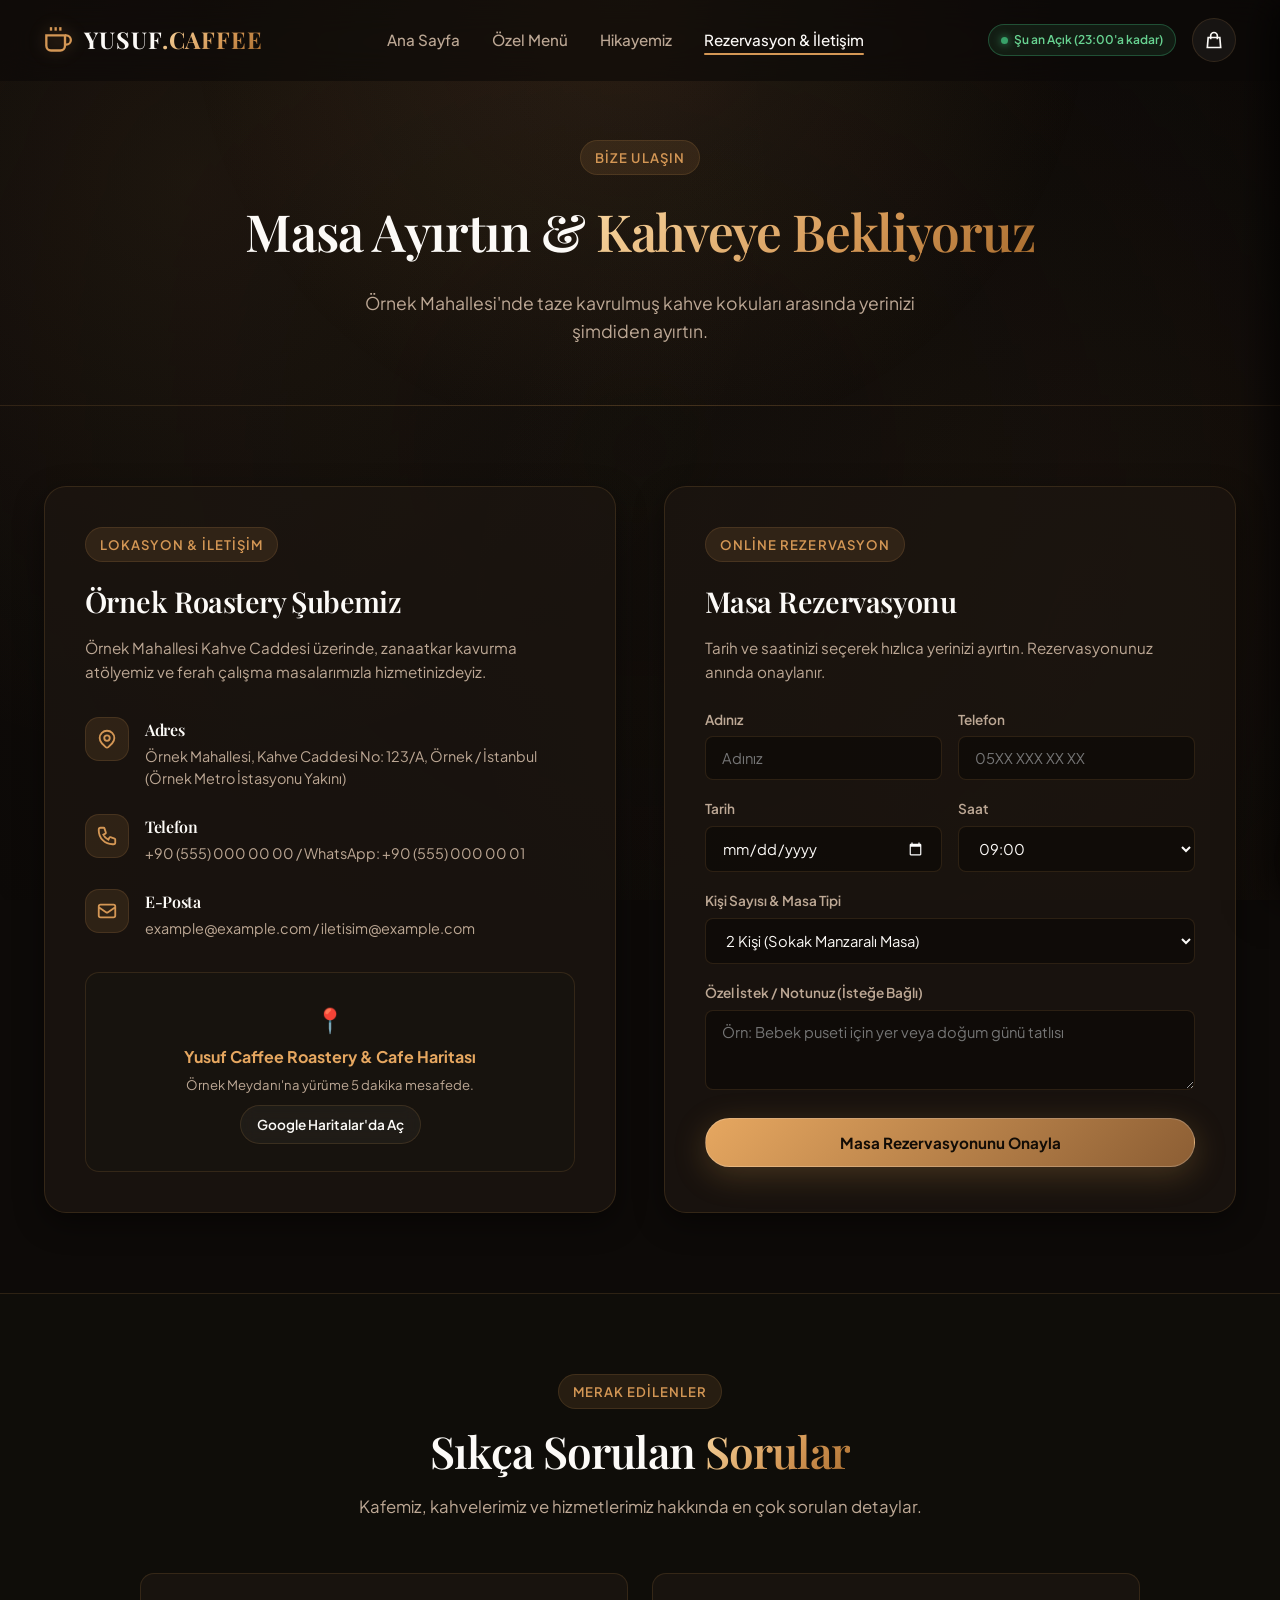
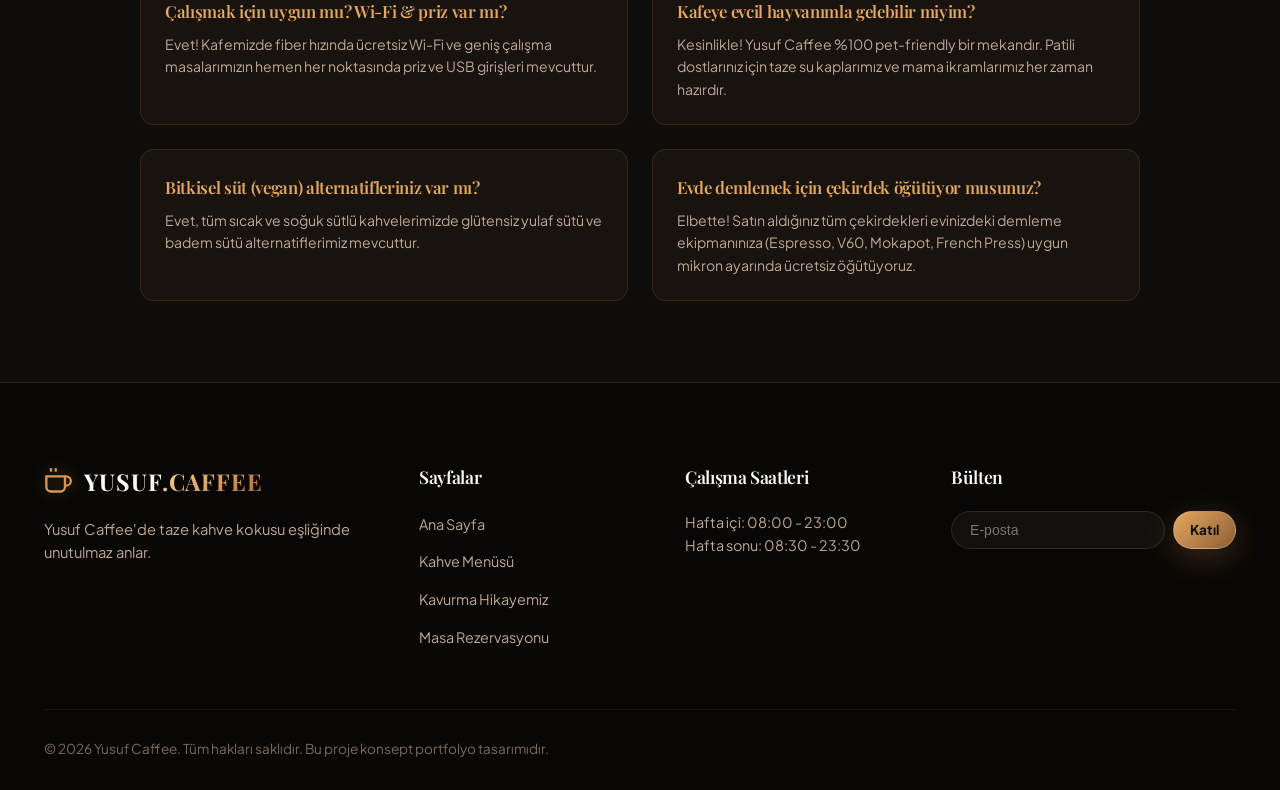
<file: contact.html>
<!DOCTYPE html>
<html lang="tr">
<head>
  <meta charset="UTF-8">
  <meta name="viewport" content="width=device-width, initial-scale=1.0">
  <title>İletişim & Masa Rezervasyonu | Yusuf Caffee</title>
  <meta name="description" content="Yusuf Caffee iletişim bilgileri, masa rezervasyonu ve çalışma saatleri.">
  <link rel="preconnect" href="https://fonts.googleapis.com">
  <link rel="preconnect" href="https://fonts.gstatic.com" crossorigin>
  <link href="https://fonts.googleapis.com/css2?family=Playfair+Display:ital,wght@0,500;0,600;0,700;0,800;1,400&family=Plus+Jakarta+Sans:wght@300;400;500;600;700&display=swap" rel="stylesheet">
  <link rel="stylesheet" href="style.css">
  <style>
    .page-hero {
      padding: 140px 0 60px;
      text-align: center;
      background: radial-gradient(circle at 50% 0%, rgba(212, 151, 85, 0.12) 0%, transparent 60%);
      border-bottom: 1px solid var(--border-subtle);
    }
    .page-hero h1 {
      font-size: clamp(2.4rem, 4vw, 3.4rem);
      margin-bottom: 16px;
    }
    .page-hero p {
      color: var(--text-muted);
      font-size: 1.1rem;
      max-width: 600px;
      margin: 0 auto;
    }

    .contact-main-grid {
      display: grid;
      grid-template-columns: 1fr 1fr;
      gap: 48px;
      padding: 80px 0;
    }

    .contact-card-box {
      background: var(--bg-card);
      border: 1px solid var(--border-subtle);
      border-radius: var(--radius-lg);
      padding: 40px;
      box-shadow: var(--shadow-md);
    }

    .contact-info-list {
      display: flex;
      flex-direction: column;
      gap: 24px;
      margin-top: 32px;
    }
    .info-item {
      display: flex;
      align-items: flex-start;
      gap: 16px;
    }
    .info-icon {
      width: 44px;
      height: 44px;
      border-radius: var(--radius-md);
      background: rgba(212, 151, 85, 0.12);
      border: 1px solid var(--border-subtle);
      display: flex;
      align-items: center;
      justify-content: center;
      color: var(--accent-gold);
      flex-shrink: 0;
    }
    .info-item h4 {
      font-size: 1rem;
      margin-bottom: 4px;
    }
    .info-item p {
      color: var(--text-muted);
      font-size: 0.9rem;
      line-height: 1.5;
    }

    /* Map Mockup Card */
    .map-mockup-card {
      margin-top: 32px;
      border-radius: var(--radius-md);
      overflow: hidden;
      border: 1px solid var(--border-subtle);
      background: #17130e;
      position: relative;
      height: 200px;
      display: flex;
      align-items: center;
      justify-content: center;
      text-align: center;
      padding: 20px;
    }
    .map-overlay-content {
      position: relative;
      z-index: 2;
    }

    /* FAQ Section */
    .faq-section {
      padding: 80px 0;
      background: rgba(22, 18, 13, 0.4);
      border-top: 1px solid var(--border-subtle);
    }
    .faq-grid {
      display: grid;
      grid-template-columns: 1fr 1fr;
      gap: 24px;
      max-width: 1000px;
      margin: 40px auto 0;
    }
    .faq-item {
      background: var(--bg-card);
      border: 1px solid var(--border-subtle);
      border-radius: var(--radius-md);
      padding: 24px;
    }
    .faq-item h4 {
      font-size: 1.05rem;
      color: var(--accent-amber);
      margin-bottom: 8px;
    }
    .faq-item p {
      font-size: 0.88rem;
      color: var(--text-muted);
      line-height: 1.6;
    }

    @media (max-width: 900px) {
      .contact-main-grid, .faq-grid {
        grid-template-columns: 1fr;
      }
    }
  </style>
</head>
<body>

  <!-- ================= HEADER & NAVIGATION ================= -->
  <header class="navbar" id="mainNavbar">
    <div class="container nav-container">
      <a href="index.html" class="brand-logo">
        <svg width="28" height="28" viewBox="0 0 24 24" fill="none" stroke="currentColor" stroke-width="2">
          <path d="M18 8h1a4 4 0 0 1 0 8h-1"></path>
          <path d="M2 8h16v9a4 4 0 0 1-4 4H6a4 4 0 0 1-4-4V8z"></path>
          <line x1="6" y1="1" x2="6" y2="4"></line>
          <line x1="10" y1="1" x2="10" y2="4"></line>
          <line x1="14" y1="1" x2="14" y2="4"></line>
        </svg>
        <span>YUSUF<span class="text-gold-gradient">.CAFFEE</span></span>
      </a>

      <nav>
        <ul class="nav-links">
          <li><a href="index.html" class="nav-link">Ana Sayfa</a></li>
          <li><a href="menu.html" class="nav-link">Özel Menü</a></li>
          <li><a href="about.html" class="nav-link">Hikayemiz</a></li>
          <li><a href="contact.html" class="nav-link active">Rezervasyon & İletişim</a></li>
        </ul>
      </nav>

      <div class="nav-actions">
        <div class="nav-status-badge" id="liveCafeStatus">
          <span class="status-dot"></span>
          <span>Açık (23:00'a kadar)</span>
        </div>

        <button class="cart-toggle-btn" id="cartToggleBtn" aria-label="Sepeti Aç">
          <svg width="20" height="20" fill="none" stroke="currentColor" stroke-width="2" viewBox="0 0 24 24">
            <path d="M16 11V7a4 4 0 00-8 0v4M5 9h14l1 12H4L5 9z"/>
          </svg>
          <span class="cart-badge" id="cartBadge" style="display:none;">0</span>
        </button>

        <button class="menu-toggle-btn" id="menuToggleBtn" aria-label="Menüyü Göster">
          <svg width="24" height="24" fill="none" stroke="currentColor" stroke-width="2" viewBox="0 0 24 24">
            <path d="M4 6h16M4 12h16M4 18h16"/>
          </svg>
        </button>
      </div>
    </div>
  </header>

  <!-- ================= PAGE HERO ================= -->
  <section class="page-hero reveal">
    <div class="container">
      <div class="section-badge">Bize Ulaşın</div>
      <h1>Masa Ayırtın & <span class="text-gold-gradient">Kahveye Bekliyoruz</span></h1>
      <p>Örnek Mahallesi'nde taze kavrulmuş kahve kokuları arasında yerinizi şimdiden ayırtın.</p>
    </div>
  </section>

  <!-- ================= MAIN CONTACT & RESERVATION SECTION ================= -->
  <main class="container">
    <div class="contact-main-grid">

      <!-- Left Column: Contact Details & Location -->
      <div class="contact-card-box reveal delay-1">
        <div class="section-badge">Lokasyon & İletişim</div>
        <h2 style="font-size: 1.8rem; margin-bottom: 12px;">Örnek Roastery Şubemiz</h2>
        <p style="color:var(--text-muted); font-size:0.95rem;">
          Örnek Mahallesi Kahve Caddesi üzerinde, zanaatkar kavurma atölyemiz ve ferah çalışma masalarımızla hizmetinizdeyiz.
        </p>

        <div class="contact-info-list">
          <div class="info-item">
            <div class="info-icon">
              <svg width="22" height="22" fill="none" stroke="currentColor" stroke-width="2" viewBox="0 0 24 24"><path d="M17.657 16.657L13.414 20.9a1.998 1.998 0 01-2.827 0l-4.244-4.243a8 8 0 1111.314 0z"/><path d="M15 11a3 3 0 11-6 0 3 3 0 016 0z"/></svg>
            </div>
            <div>
              <h4>Adres</h4>
              <p>Örnek Mahallesi, Kahve Caddesi No: 123/A, Örnek / İstanbul<br>(Örnek Metro İstasyonu Yakını)</p>
            </div>
          </div>

          <div class="info-item">
            <div class="info-icon">
              <svg width="22" height="22" fill="none" stroke="currentColor" stroke-width="2" viewBox="0 0 24 24"><path d="M3 5a2 2 0 012-2h3.28a1 1 0 01.948.684l1.498 4.493a1 1 0 01-.502 1.21l-2.257 1.13a11.042 11.042 0 005.516 5.516l1.13-2.257a1 1 0 011.21-.502l4.493 1.498a1 1 0 01.684.949V19a2 2 0 01-2 2h-1C9.716 21 3 14.284 3 6V5z"/></svg>
            </div>
            <div>
              <h4>Telefon</h4>
              <p>+90 (555) 000 00 00 / WhatsApp: +90 (555) 000 00 01</p>
            </div>
          </div>

          <div class="info-item">
            <div class="info-icon">
              <svg width="22" height="22" fill="none" stroke="currentColor" stroke-width="2" viewBox="0 0 24 24"><path d="M3 8l7.89 5.26a2 2 0 002.22 0L21 8M5 19h14a2 2 0 002-2V7a2 2 0 00-2-2H5a2 2 0 00-2 2v10a2 2 0 002 2z"/></svg>
            </div>
            <div>
              <h4>E-Posta</h4>
              <p>example@example.com / iletisim@example.com</p>
            </div>
          </div>
        </div>

        <!-- Styled Map Card -->
        <div class="map-mockup-card">
          <div class="map-overlay-content">
            <div style="font-size: 1.5rem; margin-bottom: 6px;">📍</div>
            <strong style="color:var(--accent-amber); font-size:1rem;">Yusuf Caffee Roastery & Cafe Haritası</strong>
            <p style="font-size:0.82rem; color:var(--text-muted); margin-top:4px;">
              Örnek Meydanı'na yürüme 5 dakika mesafede.
            </p>
            <a href="https://maps.google.com" target="_blank" rel="noopener noreferrer" class="btn btn-outline btn-sm" style="margin-top:10px;">
              Google Haritalar'da Aç
            </a>
          </div>
        </div>
      </div>

      <!-- Right Column: Interactive Booking Form -->
      <div class="contact-card-box reveal delay-2">
        <div class="section-badge">Online Rezervasyon</div>
        <h2 style="font-size: 1.8rem; margin-bottom: 12px;">Masa Rezervasyonu</h2>
        <p style="color:var(--text-muted); font-size:0.95rem; margin-bottom: 24px;">
          Tarih ve saatinizi seçerek hızlıca yerinizi ayırtın. Rezervasyonunuz anında onaylanır.
        </p>

        <form class="reservation-form" id="reservationForm">
          <div class="form-row">
            <div class="form-group">
              <label for="resName">Adınız</label>
              <input type="text" id="resName" name="name" class="form-control" placeholder="Adınız" required>
            </div>
            <div class="form-group">
              <label for="resPhone">Telefon</label>
              <input type="tel" id="resPhone" name="phone" class="form-control" placeholder="05XX XXX XX XX" required>
            </div>
          </div>

          <div class="form-row">
            <div class="form-group">
              <label for="resDate">Tarih</label>
              <input type="date" id="resDate" name="date" class="form-control" required>
            </div>
            <div class="form-group">
              <label for="resTime">Saat</label>
              <select id="resTime" name="time" class="form-control" required>
                <option value="09:00">09:00</option>
                <option value="11:00">11:00</option>
                <option value="13:00">13:00</option>
                <option value="15:00">15:00</option>
                <option value="17:00">17:00</option>
                <option value="19:00">19:00</option>
                <option value="21:00">21:00</option>
              </select>
            </div>
          </div>

          <div class="form-group">
            <label for="resGuests">Kişi Sayısı & Masa Tipi</label>
            <select id="resGuests" name="guests" class="form-control">
              <option value="1 Kişi (Çalışma Masası)">1 Kişi (Sessiz Çalışma & Prizli Masa)</option>
              <option value="2 Kişi (Balkon Masası)" selected>2 Kişi (Sokak Manzaralı Masa)</option>
              <option value="4 Kişi (İç Mekan Koltuk)">4 Kişi (Konforlu Salon)</option>
              <option value="6+ Kişi (Grup Tadım Masası)">6+ Kişi (Özel Tadım Masası)</option>
            </select>
          </div>

          <div class="form-group">
            <label for="resNotes">Özel İstek / Notunuz (İsteğe Bağlı)</label>
            <textarea id="resNotes" name="notes" class="form-control" rows="3" placeholder="Örn: Bebek puseti için yer veya doğum günü tatlısı"></textarea>
          </div>

          <button type="submit" class="btn btn-primary" style="margin-top: 10px;">
            Masa Rezervasyonunu Onayla
          </button>
        </form>
      </div>

    </div>
  </main>

  <!-- ================= FAQ SECTION ================= -->
  <section class="faq-section">
    <div class="container">
      <div class="section-header reveal">
        <div class="section-badge">Merak Edilenler</div>
        <h2>Sıkça Sorulan <span class="text-gold-gradient">Sorular</span></h2>
        <p>Kafemiz, kahvelerimiz ve hizmetlerimiz hakkında en çok sorulan detaylar.</p>
      </div>

      <div class="faq-grid">
        <div class="faq-item reveal delay-1">
          <h4>Çalışmak için uygun mu? Wi-Fi & priz var mı?</h4>
          <p>Evet! Kafemizde fiber hızında ücretsiz Wi-Fi ve geniş çalışma masalarımızın hemen her noktasında priz ve USB girişleri mevcuttur.</p>
        </div>

        <div class="faq-item reveal delay-2">
          <h4>Kafeye evcil hayvanımla gelebilir miyim?</h4>
          <p>Kesinlikle! Yusuf Caffee %100 pet-friendly bir mekandır. Patili dostlarınız için taze su kaplarımız ve mama ikramlarımız her zaman hazırdır.</p>
        </div>

        <div class="faq-item reveal delay-3">
          <h4>Bitkisel süt (vegan) alternatifleriniz var mı?</h4>
          <p>Evet, tüm sıcak ve soğuk sütlü kahvelerimizde glütensiz yulaf sütü ve badem sütü alternatiflerimiz mevcuttur.</p>
        </div>

        <div class="faq-item reveal delay-4">
          <h4>Evde demlemek için çekirdek öğütüyor musunuz?</h4>
          <p>Elbette! Satın aldığınız tüm çekirdekleri evinizdeki demleme ekipmanınıza (Espresso, V60, Mokapot, French Press) uygun mikron ayarında ücretsiz öğütüyoruz.</p>
        </div>
      </div>
      </div>
    </div>
  </section>

  <!-- ================= CART DRAWER ================= -->
  <div class="cart-overlay" id="cartOverlay"></div>
  <aside class="cart-drawer" id="cartDrawer" aria-label="Alışveriş Sepeti">
    <div class="cart-header">
      <h3>
        <svg width="22" height="22" fill="none" stroke="currentColor" stroke-width="2" viewBox="0 0 24 24"><path d="M16 11V7a4 4 0 00-8 0v4M5 9h14l1 12H4L5 9z"/></svg>
        Sipariş Sepetiniz
      </h3>
      <button class="close-cart-btn" id="closeCartBtn" aria-label="Sepeti Kapat">&times;</button>
    </div>
    <div class="cart-body" id="cartItemsList"></div>
    <div class="cart-footer">
      <div class="cart-summary-row">
        <span>Ara Toplam:</span>
        <span id="cartSubtotal">₺0.00</span>
      </div>
      <div class="cart-summary-row">
        <span>KDV (%10 Dahil):</span>
        <span>Dahil</span>
      </div>
      <div class="cart-total-row">
        <span>Toplam Tutar:</span>
        <span id="cartTotal" class="text-gold-gradient">₺0.00</span>
      </div>
      <button class="btn btn-primary btn-checkout" id="checkoutBtn">
        Siparişi Tamamla & Masaya Çağır
      </button>
    </div>
  </aside>

  <!-- ================= FOOTER ================= -->
  <footer class="footer">
    <div class="container">
      <div class="footer-grid">
        <div class="footer-brand">
          <a href="index.html" class="brand-logo">
            <svg width="28" height="28" viewBox="0 0 24 24" fill="none" stroke="currentColor" stroke-width="2">
              <path d="M18 8h1a4 4 0 0 1 0 8h-1"></path>
              <path d="M2 8h16v9a4 4 0 0 1-4 4H6a4 4 0 0 1-4-4V8z"></path>
              <line x1="6" y1="1" x2="6" y2="4"></line>
              <line x1="10" y1="1" x2="10" y2="4"></line>
            </svg>
            <span>YUSUF<span class="text-gold-gradient">.CAFFEE</span></span>
          </a>
          <p>Yusuf Caffee'de taze kahve kokusu eşliğinde unutulmaz anlar.</p>
        </div>
        <div class="footer-col">
          <h4>Sayfalar</h4>
          <ul class="footer-links">
            <li><a href="index.html">Ana Sayfa</a></li>
            <li><a href="menu.html">Kahve Menüsü</a></li>
            <li><a href="about.html">Kavurma Hikayemiz</a></li>
            <li><a href="contact.html">Masa Rezervasyonu</a></li>
          </ul>
        </div>
        <div class="footer-col">
          <h4>Çalışma Saatleri</h4>
          <p style="color:var(--text-muted); font-size:0.9rem;">Hafta içi: 08:00 - 23:00<br>Hafta sonu: 08:30 - 23:30</p>
        </div>
        <div class="footer-col">
          <h4>Bülten</h4>
          <form class="newsletter-form" id="newsletterForm">
            <input type="email" placeholder="E-posta" class="newsletter-input" required>
            <button type="submit" class="btn btn-primary btn-sm">Katıl</button>
          </form>
        </div>
      </div>
      <div class="footer-bottom">
        <p>&copy; 2026 Yusuf Caffee. Tüm hakları saklıdır. Bu proje konsept portfolyo tasarımıdır.</p>
      </div>
    </div>
  </footer>

  <script src="script.js"></script>
</body>
</html>
</file>
<file: style.css>
/* ===================================================================
   YUSUF CAFFEE - ULTRA MODERN DESIGN SYSTEM
   Palette: Dark Espresso, Rich Roasted Amber, Creamy Foam, Warm Bronze
   Typography: Playfair Display (Serif Elegance) & Plus Jakarta Sans
   =================================================================== */

:root {
  /* Colors */
  --bg-primary: #0d0a08;
  --bg-secondary: #16120d;
  --bg-card: rgba(28, 22, 16, 0.75);
  --bg-card-hover: rgba(38, 30, 22, 0.9);
  --bg-glass: rgba(22, 18, 13, 0.82);
  --border-subtle: rgba(212, 151, 85, 0.15);
  --border-focus: rgba(212, 151, 85, 0.5);

  --accent-gold: #d49755;
  --accent-amber: #e6a760;
  --accent-hover: #f3be7c;
  --accent-glow: rgba(212, 151, 85, 0.35);
  --accent-dark: #8c5e34;
  
  --text-main: #fcfaf7;
  --text-muted: #bda895;
  --text-dim: #7a6a5d;

  --success: #38a169;
  --danger: #e53e3e;

  /* Typography */
  --font-serif: 'Playfair Display', Georgia, serif;
  --font-sans: 'Plus Jakarta Sans', system-ui, -apple-system, BlinkMacSystemFont, 'Segoe UI', Roboto, sans-serif;

  /* Elevations & Shadows */
  --shadow-sm: 0 4px 12px rgba(0, 0, 0, 0.3);
  --shadow-md: 0 10px 30px rgba(0, 0, 0, 0.45);
  --shadow-lg: 0 20px 50px rgba(0, 0, 0, 0.6);
  --shadow-gold: 0 8px 32px rgba(212, 151, 85, 0.25);

  /* Transitions */
  --transition-fast: 0.2s cubic-bezier(0.16, 1, 0.3, 1);
  --transition-smooth: 0.35s cubic-bezier(0.16, 1, 0.3, 1);
  --transition-slow: 0.6s cubic-bezier(0.16, 1, 0.3, 1);

  /* Radius */
  --radius-sm: 8px;
  --radius-md: 14px;
  --radius-lg: 22px;
  --radius-full: 9999px;
}

/* Base Reset */
*, *::before, *::after {
  box-sizing: border-box;
  margin: 0;
  padding: 0;
}

html {
  scroll-behavior: smooth;
  font-size: 16px;
  color-scheme: dark;
}

body {
  font-family: var(--font-sans);
  background-color: var(--bg-primary);
  color: var(--text-main);
  line-height: 1.6;
  overflow-x: hidden;
  position: relative;
  min-height: 100vh;
  -webkit-font-smoothing: antialiased;
}

/* Subtle background grain & warm radial illumination */
body::before {
  content: '';
  position: fixed;
  top: 0;
  left: 0;
  width: 100vw;
  height: 100vh;
  background: 
    radial-gradient(circle at 15% 20%, rgba(212, 151, 85, 0.08) 0%, transparent 45%),
    radial-gradient(circle at 85% 70%, rgba(140, 94, 52, 0.08) 0%, transparent 50%),
    radial-gradient(circle at 50% 50%, rgba(22, 18, 13, 0.4) 0%, transparent 100%);
  pointer-events: none;
  z-index: -1;
}

/* Links & Buttons */
a {
  color: inherit;
  text-decoration: none;
  transition: color var(--transition-fast);
}

button {
  cursor: pointer;
  border: none;
  outline: none;
  font-family: inherit;
  background: none;
}

img {
  max-width: 100%;
  height: auto;
  display: block;
}

.container {
  width: 100%;
  max-width: 1240px;
  margin: 0 auto;
  padding: 0 24px;
}

/* Typography Helpers */
h1, h2, h3, h4, .serif-font {
  font-family: var(--font-serif);
  font-weight: 600;
  letter-spacing: -0.02em;
  color: var(--text-main);
}

.section-badge {
  display: inline-flex;
  align-items: center;
  gap: 8px;
  padding: 6px 14px;
  border-radius: var(--radius-full);
  background: rgba(212, 151, 85, 0.12);
  border: 1px solid var(--border-subtle);
  color: var(--accent-gold);
  font-size: 0.82rem;
  font-weight: 600;
  text-transform: uppercase;
  letter-spacing: 0.08em;
  margin-bottom: 16px;
}

.section-header {
  text-align: center;
  max-width: 680px;
  margin: 0 auto 52px;
}

.section-header h2 {
  font-size: clamp(2rem, 3.5vw, 2.75rem);
  line-height: 1.2;
  margin-bottom: 16px;
}

.section-header p {
  color: var(--text-muted);
  font-size: 1.05rem;
}

/* Gold Gradient Text */
.text-gold-gradient {
  background: linear-gradient(135deg, #f7d59f 0%, #d49755 60%, #a86c2e 100%);
  -webkit-background-clip: text;
  -webkit-text-fill-color: transparent;
}

/* Buttons */
.btn {
  display: inline-flex;
  align-items: center;
  justify-content: center;
  gap: 10px;
  padding: 14px 28px;
  font-size: 0.95rem;
  font-weight: 600;
  border-radius: var(--radius-full);
  transition: all var(--transition-smooth);
  position: relative;
  overflow: hidden;
  white-space: nowrap;
}

.btn-primary {
  background: linear-gradient(135deg, var(--accent-amber), var(--accent-dark));
  color: #120c06;
  font-weight: 700;
  box-shadow: var(--shadow-gold);
  border: 1px solid rgba(255, 255, 255, 0.2);
}

.btn-primary:hover {
  transform: translateY(-2px);
  box-shadow: 0 12px 36px rgba(212, 151, 85, 0.4);
  background: linear-gradient(135deg, var(--accent-hover), var(--accent-gold));
}

.btn-outline {
  background: rgba(255, 255, 255, 0.04);
  color: var(--text-main);
  border: 1px solid var(--border-subtle);
  backdrop-filter: blur(8px);
}

.btn-outline:hover {
  background: rgba(212, 151, 85, 0.12);
  border-color: var(--accent-gold);
  color: var(--accent-hover);
  transform: translateY(-2px);
}

.btn-sm {
  padding: 8px 16px;
  font-size: 0.85rem;
}

/* ===================================================================
   NAVIGATION BAR
   =================================================================== */
.navbar {
  position: fixed;
  top: 0;
  left: 0;
  right: 0;
  z-index: 1000;
  padding: 18px 0;
  background: rgba(13, 10, 8, 0.65);
  backdrop-filter: blur(16px);
  -webkit-backdrop-filter: blur(16px);
  border-bottom: 1px solid transparent;
  transition: all var(--transition-smooth);
}

.navbar.scrolled {
  padding: 12px 0;
  background: rgba(13, 10, 8, 0.94);
  border-bottom: 1px solid var(--border-subtle);
  box-shadow: var(--shadow-sm);
}

.nav-container {
  display: flex;
  align-items: center;
  justify-content: space-between;
}

.brand-logo {
  display: flex;
  align-items: center;
  gap: 12px;
  font-family: var(--font-serif);
  font-size: 1.45rem;
  font-weight: 700;
  letter-spacing: 0.04em;
  color: var(--text-main);
}

.brand-logo svg {
  color: var(--accent-gold);
  filter: drop-shadow(0 0 8px var(--accent-glow));
}

.nav-links {
  display: flex;
  align-items: center;
  gap: 32px;
  list-style: none;
}

.nav-link {
  font-size: 0.95rem;
  font-weight: 500;
  color: var(--text-muted);
  position: relative;
  padding: 6px 0;
  transition: color var(--transition-fast);
}

.nav-link:hover, .nav-link.active {
  color: var(--text-main);
}

.nav-link.active::after, .nav-link:hover::after {
  content: '';
  position: absolute;
  bottom: 0;
  left: 0;
  width: 100%;
  height: 2px;
  background: var(--accent-gold);
  border-radius: var(--radius-full);
}

.nav-actions {
  display: flex;
  align-items: center;
  gap: 16px;
}

.nav-status-badge {
  display: inline-flex;
  align-items: center;
  gap: 6px;
  background: rgba(56, 161, 105, 0.12);
  border: 1px solid rgba(56, 161, 105, 0.3);
  padding: 5px 12px;
  border-radius: var(--radius-full);
  font-size: 0.75rem;
  font-weight: 600;
  color: #68d391;
}

.status-dot {
  width: 7px;
  height: 7px;
  background: #38a169;
  border-radius: 50%;
  box-shadow: 0 0 8px #38a169;
  animation: pulse-dot 2s infinite;
}

@keyframes pulse-dot {
  0% { transform: scale(0.95); opacity: 0.8; }
  50% { transform: scale(1.3); opacity: 1; }
  100% { transform: scale(0.95); opacity: 0.8; }
}

.cart-toggle-btn {
  position: relative;
  width: 44px;
  height: 44px;
  display: flex;
  align-items: center;
  justify-content: center;
  background: rgba(255, 255, 255, 0.05);
  border: 1px solid var(--border-subtle);
  border-radius: 50%;
  color: var(--text-main);
  transition: all var(--transition-smooth);
}

.cart-toggle-btn:hover {
  background: rgba(212, 151, 85, 0.15);
  border-color: var(--accent-gold);
  transform: scale(1.05);
}

.cart-badge {
  position: absolute;
  top: -4px;
  right: -4px;
  background: var(--accent-gold);
  color: #120c06;
  font-size: 0.72rem;
  font-weight: 700;
  width: 20px;
  height: 20px;
  border-radius: 50%;
  display: flex;
  align-items: center;
  justify-content: center;
  box-shadow: 0 2px 6px rgba(0, 0, 0, 0.4);
}

.menu-toggle-btn {
  display: none;
  background: none;
  border: none;
  color: var(--text-main);
  font-size: 1.5rem;
  padding: 8px;
}

/* ===================================================================
   HERO SECTION
   =================================================================== */
.hero {
  position: relative;
  min-height: 100vh;
  display: flex;
  align-items: center;
  padding: 130px 0 80px;
  overflow: hidden;
}

.hero-grid {
  display: grid;
  grid-template-columns: 1.15fr 0.85fr;
  align-items: center;
  gap: 56px;
}

.hero-content {
  position: relative;
  z-index: 2;
}

.hero-title {
  font-size: clamp(2.5rem, 4.8vw, 4rem);
  line-height: 1.12;
  margin-bottom: 24px;
  font-weight: 700;
}

.hero-description {
  font-size: 1.15rem;
  line-height: 1.7;
  color: var(--text-muted);
  margin-bottom: 36px;
  max-width: 540px;
}

.hero-cta-group {
  display: flex;
  align-items: center;
  gap: 16px;
  flex-wrap: wrap;
  margin-bottom: 48px;
}

.hero-stats {
  display: grid;
  grid-template-columns: repeat(3, 1fr);
  gap: 20px;
  padding-top: 32px;
  border-top: 1px solid var(--border-subtle);
}

.stat-item h3 {
  font-size: 1.85rem;
  font-weight: 700;
  color: var(--accent-gold);
  line-height: 1;
  margin-bottom: 6px;
}

.stat-item p {
  font-size: 0.85rem;
  color: var(--text-dim);
  font-weight: 500;
}

/* Hero Visual Box */
.hero-visual-wrapper {
  position: relative;
  display: flex;
  justify-content: center;
}

.hero-image-card {
  position: relative;
  border-radius: var(--radius-lg);
  overflow: hidden;
  box-shadow: var(--shadow-lg);
  border: 1px solid rgba(212, 151, 85, 0.25);
  background: var(--bg-card);
}

.hero-image-card img {
  width: 100%;
  height: 480px;
  object-fit: cover;
  transition: transform var(--transition-slow);
}

.hero-image-card:hover img {
  transform: scale(1.03);
}

/* Floating Badges */
.floating-glass-badge {
  position: absolute;
  backdrop-filter: blur(14px);
  -webkit-backdrop-filter: blur(14px);
  background: rgba(22, 18, 13, 0.88);
  border: 1px solid var(--border-subtle);
  border-radius: var(--radius-md);
  padding: 14px 18px;
  display: flex;
  align-items: center;
  gap: 12px;
  box-shadow: var(--shadow-md);
  animation: float-badge 4s ease-in-out infinite;
}

.badge-top-right {
  top: 24px;
  right: -20px;
}

.badge-bottom-left {
  bottom: 24px;
  left: -24px;
  animation-delay: 2s;
}

@keyframes float-badge {
  0%, 100% { transform: translateY(0); }
  50% { transform: translateY(-8px); }
}

.floating-icon {
  width: 40px;
  height: 40px;
  border-radius: 50%;
  background: rgba(212, 151, 85, 0.15);
  color: var(--accent-gold);
  display: flex;
  align-items: center;
  justify-content: center;
}

.floating-glass-badge h4 {
  font-size: 0.95rem;
  font-weight: 600;
  line-height: 1.2;
}

.floating-glass-badge p {
  font-size: 0.78rem;
  color: var(--text-muted);
}

/* ===================================================================
   SPECIALTY EXPERIENCE / FEATURES STRIP
   =================================================================== */
.features-strip {
  padding: 40px 0;
  border-top: 1px solid var(--border-subtle);
  border-bottom: 1px solid var(--border-subtle);
  background: rgba(22, 18, 13, 0.4);
}

.features-grid {
  display: grid;
  grid-template-columns: repeat(4, 1fr);
  gap: 28px;
}

.feature-box {
  display: flex;
  align-items: center;
  gap: 16px;
  padding: 14px;
}

.feature-icon-wrapper {
  flex-shrink: 0;
  width: 52px;
  height: 52px;
  background: rgba(212, 151, 85, 0.1);
  border: 1px solid var(--border-subtle);
  border-radius: var(--radius-md);
  color: var(--accent-gold);
  display: flex;
  align-items: center;
  justify-content: center;
}

.feature-box h4 {
  font-size: 1rem;
  margin-bottom: 2px;
}

.feature-box p {
  font-size: 0.85rem;
  color: var(--text-dim);
}

/* ===================================================================
   INTERACTIVE MENU SECTION
   =================================================================== */
.menu-section {
  padding: 110px 0;
  position: relative;
}

.category-tabs {
  display: flex;
  align-items: center;
  justify-content: center;
  gap: 12px;
  flex-wrap: wrap;
  margin-bottom: 48px;
}

.tab-btn {
  padding: 10px 22px;
  border-radius: var(--radius-full);
  background: rgba(255, 255, 255, 0.04);
  border: 1px solid var(--border-subtle);
  color: var(--text-muted);
  font-size: 0.9rem;
  font-weight: 600;
  transition: all var(--transition-fast);
}

.tab-btn:hover {
  color: var(--text-main);
  border-color: var(--accent-gold);
  background: rgba(212, 151, 85, 0.08);
}

.tab-btn.active {
  background: var(--accent-gold);
  color: #120c06;
  border-color: var(--accent-gold);
  box-shadow: 0 4px 20px rgba(212, 151, 85, 0.35);
}

.menu-cards-grid {
  display: grid;
  grid-template-columns: repeat(auto-fill, minmax(340px, 1fr));
  gap: 30px;
}

.menu-card {
  background: var(--bg-card);
  border: 1px solid var(--border-subtle);
  border-radius: var(--radius-lg);
  overflow: hidden;
  transition: all var(--transition-smooth);
  display: flex;
  flex-direction: column;
  position: relative;
}

.menu-card:hover {
  transform: translateY(-6px);
  background: var(--bg-card-hover);
  border-color: var(--border-focus);
  box-shadow: var(--shadow-md);
}

.menu-card-img-wrap {
  position: relative;
  height: 220px;
  overflow: hidden;
  background: #1a1510;
}

.menu-card-img-wrap img {
  width: 100%;
  height: 100%;
  object-fit: cover;
  transition: transform var(--transition-slow);
}

.menu-card:hover .menu-card-img-wrap img {
  transform: scale(1.06);
}

.card-tag {
  position: absolute;
  top: 14px;
  left: 14px;
  background: rgba(13, 10, 8, 0.85);
  backdrop-filter: blur(8px);
  border: 1px solid var(--border-subtle);
  color: var(--accent-gold);
  font-size: 0.72rem;
  font-weight: 700;
  text-transform: uppercase;
  padding: 4px 10px;
  border-radius: var(--radius-full);
}

.roast-badge {
  position: absolute;
  top: 14px;
  right: 14px;
  background: rgba(212, 151, 85, 0.2);
  backdrop-filter: blur(8px);
  color: #ffdda1;
  font-size: 0.72rem;
  font-weight: 600;
  padding: 4px 10px;
  border-radius: var(--radius-full);
}

.menu-card-body {
  padding: 24px;
  display: flex;
  flex-direction: column;
  flex-grow: 1;
}

.card-title-row {
  display: flex;
  align-items: baseline;
  justify-content: space-between;
  margin-bottom: 8px;
}

.menu-item-title {
  font-size: 1.25rem;
  font-weight: 700;
}

.menu-item-price {
  font-family: var(--font-serif);
  font-size: 1.3rem;
  font-weight: 700;
  color: var(--accent-gold);
}

.menu-item-desc {
  color: var(--text-muted);
  font-size: 0.88rem;
  line-height: 1.5;
  margin-bottom: 16px;
  flex-grow: 1;
}

.flavor-notes {
  display: flex;
  gap: 6px;
  flex-wrap: wrap;
  margin-bottom: 20px;
}

.flavor-pill {
  font-size: 0.75rem;
  padding: 3px 9px;
  background: rgba(255, 255, 255, 0.04);
  border-radius: var(--radius-sm);
  color: var(--text-dim);
  border: 1px solid rgba(255, 255, 255, 0.05);
}

.card-actions {
  display: flex;
  align-items: center;
  justify-content: space-between;
  gap: 12px;
  border-top: 1px solid rgba(255, 255, 255, 0.06);
  padding-top: 16px;
}

.btn-add-cart {
  width: 100%;
  display: flex;
  align-items: center;
  justify-content: center;
  gap: 8px;
  padding: 10px 18px;
  border-radius: var(--radius-full);
  background: rgba(212, 151, 85, 0.12);
  border: 1px solid var(--border-subtle);
  color: var(--accent-amber);
  font-weight: 600;
  font-size: 0.88rem;
  transition: all var(--transition-fast);
}

.btn-add-cart:hover {
  background: var(--accent-gold);
  color: #120c06;
  border-color: var(--accent-gold);
  box-shadow: 0 4px 16px rgba(212, 151, 85, 0.3);
}

/* ===================================================================
   COFFEE QUIZ / INTERACTIVE FLAVOR FINDER
   =================================================================== */
.flavor-finder-section {
  padding: 90px 0;
  background: linear-gradient(180deg, rgba(22, 18, 13, 0.5) 0%, rgba(13, 10, 8, 0.9) 100%);
  position: relative;
}

.finder-container-card {
  background: radial-gradient(circle at 10% 20%, rgba(45, 34, 24, 0.7) 0%, rgba(20, 16, 12, 0.95) 100%);
  border: 1px solid var(--border-subtle);
  border-radius: var(--radius-lg);
  padding: 50px 40px;
  box-shadow: var(--shadow-lg);
  max-width: 920px;
  margin: 0 auto;
}

.finder-steps-grid {
  display: grid;
  grid-template-columns: repeat(3, 1fr);
  gap: 24px;
  margin: 36px 0;
}

.finder-step-box {
  background: rgba(255, 255, 255, 0.03);
  border: 1px solid var(--border-subtle);
  border-radius: var(--radius-md);
  padding: 20px;
}

.finder-step-box h4 {
  font-size: 1rem;
  margin-bottom: 12px;
  color: var(--accent-amber);
}

.quiz-options {
  display: flex;
  flex-direction: column;
  gap: 10px;
}

.quiz-option-label {
  display: flex;
  align-items: center;
  gap: 10px;
  font-size: 0.88rem;
  color: var(--text-muted);
  cursor: pointer;
  padding: 8px 12px;
  border-radius: var(--radius-sm);
  background: rgba(0, 0, 0, 0.2);
  transition: all var(--transition-fast);
}

.quiz-option-label:hover {
  background: rgba(212, 151, 85, 0.1);
  color: var(--text-main);
}

.quiz-option-label input[type="radio"] {
  accent-color: var(--accent-gold);
}

.quiz-result-box {
  background: rgba(212, 151, 85, 0.08);
  border: 1px dashed var(--accent-gold);
  border-radius: var(--radius-md);
  padding: 24px;
  text-align: center;
  display: none;
  animation: fadeIn 0.4s ease;
}

.quiz-result-box.active {
  display: block;
}

@keyframes fadeIn {
  from { opacity: 0; transform: translateY(8px); }
  to { opacity: 1; transform: translateY(0); }
}

/* ===================================================================
   BREWING METHODS SHOWCASE
   =================================================================== */
.brewing-section {
  padding: 100px 0;
}

.brewing-grid {
  display: grid;
  grid-template-columns: repeat(3, 1fr);
  gap: 30px;
}

.brewing-card {
  background: var(--bg-card);
  border: 1px solid var(--border-subtle);
  border-radius: var(--radius-lg);
  padding: 32px 28px;
  transition: all var(--transition-smooth);
  position: relative;
}

.brewing-card:hover {
  transform: translateY(-6px);
  border-color: var(--border-focus);
  box-shadow: var(--shadow-md);
}

.brewing-icon {
  width: 58px;
  height: 58px;
  background: rgba(212, 151, 85, 0.12);
  border-radius: var(--radius-md);
  display: flex;
  align-items: center;
  justify-content: center;
  color: var(--accent-gold);
  margin-bottom: 20px;
}

.brewing-card h3 {
  font-size: 1.35rem;
  margin-bottom: 10px;
}

.brewing-card p {
  color: var(--text-muted);
  font-size: 0.9rem;
  line-height: 1.6;
  margin-bottom: 20px;
}

.brewing-specs {
  list-style: none;
  border-top: 1px solid rgba(255, 255, 255, 0.06);
  padding-top: 16px;
  display: flex;
  flex-direction: column;
  gap: 8px;
}

.brewing-specs li {
  display: flex;
  justify-content: space-between;
  font-size: 0.82rem;
  color: var(--text-dim);
}

.brewing-specs li span:last-child {
  color: var(--accent-amber);
  font-weight: 600;
}

/* ===================================================================
   ROASTERY PHILOSOPHY & STORY SECTION
   =================================================================== */
.story-section {
  padding: 100px 0;
  position: relative;
}

.story-grid {
  display: grid;
  grid-template-columns: 1fr 1fr;
  align-items: center;
  gap: 60px;
}

.story-img-collage {
  position: relative;
}

.story-main-img {
  width: 100%;
  height: 440px;
  object-fit: cover;
  border-radius: var(--radius-lg);
  border: 1px solid var(--border-subtle);
  box-shadow: var(--shadow-lg);
}

.story-stat-card {
  position: absolute;
  bottom: -24px;
  right: -20px;
  background: var(--bg-glass);
  backdrop-filter: blur(16px);
  border: 1px solid var(--border-subtle);
  padding: 24px 30px;
  border-radius: var(--radius-md);
  box-shadow: var(--shadow-md);
}

.story-stat-card h3 {
  font-size: 2.2rem;
  color: var(--accent-gold);
  line-height: 1;
}

.story-content h2 {
  font-size: clamp(2rem, 3.2vw, 2.75rem);
  line-height: 1.2;
  margin-bottom: 20px;
}

.story-content p {
  color: var(--text-muted);
  font-size: 1.02rem;
  line-height: 1.7;
  margin-bottom: 20px;
}

.story-points {
  margin-top: 28px;
  display: flex;
  flex-direction: column;
  gap: 16px;
}

.story-point-item {
  display: flex;
  align-items: flex-start;
  gap: 14px;
}

.point-icon {
  width: 28px;
  height: 28px;
  background: rgba(212, 151, 85, 0.15);
  border-radius: 50%;
  display: flex;
  align-items: center;
  justify-content: center;
  color: var(--accent-gold);
  flex-shrink: 0;
  margin-top: 2px;
}

/* ===================================================================
   TABLE RESERVATION & ORDER MODAL
   =================================================================== */
.reservation-section {
  padding: 100px 0;
  background: radial-gradient(circle at 80% 20%, rgba(212, 151, 85, 0.06) 0%, transparent 60%);
}

.reservation-box {
  background: var(--bg-card);
  border: 1px solid var(--border-subtle);
  border-radius: var(--radius-lg);
  padding: 50px;
  display: grid;
  grid-template-columns: 1fr 1.2fr;
  gap: 48px;
  box-shadow: var(--shadow-lg);
}

.res-info h3 {
  font-size: 2rem;
  margin-bottom: 16px;
}

.res-info p {
  color: var(--text-muted);
  font-size: 0.98rem;
  margin-bottom: 30px;
}

.res-details {
  display: flex;
  flex-direction: column;
  gap: 18px;
}

.res-detail-item {
  display: flex;
  align-items: center;
  gap: 14px;
  color: var(--text-muted);
  font-size: 0.9rem;
}

.res-detail-item svg {
  color: var(--accent-gold);
}

/* Reservation Form */
.reservation-form {
  display: flex;
  flex-direction: column;
  gap: 18px;
}

.form-row {
  display: grid;
  grid-template-columns: 1fr 1fr;
  gap: 16px;
}

.form-group {
  display: flex;
  flex-direction: column;
  gap: 6px;
}

.form-group label {
  font-size: 0.85rem;
  font-weight: 600;
  color: var(--text-muted);
}

.form-control {
  background: rgba(0, 0, 0, 0.35);
  border: 1px solid var(--border-subtle);
  border-radius: var(--radius-sm);
  padding: 12px 16px;
  color: var(--text-main);
  font-family: inherit;
  font-size: 0.92rem;
  outline: none;
  transition: border-color var(--transition-fast);
}

.form-control:focus {
  border-color: var(--accent-gold);
  box-shadow: 0 0 0 3px rgba(212, 151, 85, 0.15);
}

/* ===================================================================
   CUSTOMER REVIEWS / TESTIMONIALS
   =================================================================== */
.testimonials-section {
  padding: 100px 0;
  background: rgba(18, 14, 10, 0.6);
}

.testimonials-grid {
  display: grid;
  grid-template-columns: repeat(3, 1fr);
  gap: 28px;
}

.testimonial-card {
  background: var(--bg-card);
  border: 1px solid var(--border-subtle);
  border-radius: var(--radius-lg);
  padding: 32px 28px;
  display: flex;
  flex-direction: column;
  justify-content: space-between;
}

.stars {
  display: flex;
  gap: 4px;
  color: #f6ad55;
  margin-bottom: 16px;
}

.testimonial-text {
  font-size: 0.95rem;
  line-height: 1.6;
  color: var(--text-muted);
  font-style: italic;
  margin-bottom: 24px;
}

.reviewer-meta {
  display: flex;
  align-items: center;
  gap: 12px;
}

.reviewer-avatar {
  width: 44px;
  height: 44px;
  border-radius: 50%;
  background: rgba(212, 151, 85, 0.2);
  display: flex;
  align-items: center;
  justify-content: center;
  font-weight: 700;
  color: var(--accent-gold);
  border: 1px solid var(--border-subtle);
}

.reviewer-info h4 {
  font-size: 0.92rem;
  margin-bottom: 2px;
}

.reviewer-info span {
  font-size: 0.78rem;
  color: var(--text-dim);
}

/* ===================================================================
   SHOPPING CART DRAWER (SLIDE-OVER)
   =================================================================== */
.cart-overlay {
  position: fixed;
  inset: 0;
  background: rgba(0, 0, 0, 0.75);
  backdrop-filter: blur(4px);
  z-index: 1500;
  opacity: 0;
  pointer-events: none;
  transition: opacity var(--transition-smooth);
}

.cart-overlay.open {
  opacity: 1;
  pointer-events: auto;
}

.cart-drawer {
  position: fixed;
  top: 0;
  right: 0;
  bottom: 0;
  width: 100%;
  max-width: 440px;
  background: #140f0b;
  border-left: 1px solid var(--border-subtle);
  z-index: 1600;
  transform: translateX(100%);
  transition: transform var(--transition-smooth);
  display: flex;
  flex-direction: column;
  box-shadow: -10px 0 40px rgba(0, 0, 0, 0.7);
}

.cart-drawer.open {
  transform: translateX(0);
}

.cart-header {
  padding: 24px;
  display: flex;
  align-items: center;
  justify-content: space-between;
  border-bottom: 1px solid var(--border-subtle);
}

.cart-header h3 {
  font-size: 1.3rem;
  display: flex;
  align-items: center;
  gap: 10px;
}

.close-cart-btn {
  font-size: 1.5rem;
  color: var(--text-muted);
  padding: 4px 8px;
  transition: color var(--transition-fast);
}

.close-cart-btn:hover {
  color: var(--text-main);
}

.cart-body {
  padding: 24px;
  flex-grow: 1;
  overflow-y: auto;
  display: flex;
  flex-direction: column;
  gap: 16px;
}

.empty-cart-state {
  text-align: center;
  padding: 48px 16px;
  color: var(--text-muted);
  display: flex;
  flex-direction: column;
  align-items: center;
  gap: 14px;
}

.empty-cart-state svg {
  color: var(--text-dim);
}

.cart-item {
  display: flex;
  align-items: center;
  gap: 14px;
  padding: 12px;
  background: rgba(255, 255, 255, 0.02);
  border: 1px solid var(--border-subtle);
  border-radius: var(--radius-md);
}

.cart-item-img {
  width: 54px;
  height: 54px;
  border-radius: var(--radius-sm);
  object-fit: cover;
}

.cart-item-info {
  flex-grow: 1;
}

.cart-item-name {
  font-size: 0.95rem;
  font-weight: 600;
  margin-bottom: 2px;
}

.cart-item-price {
  font-size: 0.85rem;
  color: var(--accent-gold);
  font-weight: 600;
}

.cart-item-qty {
  display: flex;
  align-items: center;
  gap: 8px;
}

.qty-btn {
  width: 24px;
  height: 24px;
  border-radius: 4px;
  background: rgba(255, 255, 255, 0.1);
  color: var(--text-main);
  display: flex;
  align-items: center;
  justify-content: center;
  font-size: 0.9rem;
  transition: background var(--transition-fast);
}

.qty-btn:hover {
  background: var(--accent-gold);
  color: #120c06;
}

.cart-footer {
  padding: 24px;
  border-top: 1px solid var(--border-subtle);
  background: #100c08;
}

.cart-summary-row {
  display: flex;
  justify-content: space-between;
  margin-bottom: 8px;
  font-size: 0.9rem;
  color: var(--text-muted);
}

.cart-total-row {
  display: flex;
  justify-content: space-between;
  margin: 16px 0 20px;
  font-size: 1.25rem;
  font-weight: 700;
  color: var(--text-main);
}

.btn-checkout {
  width: 100%;
}

/* ===================================================================
   NOTIFICATION TOAST
   =================================================================== */
.toast-container {
  position: fixed;
  bottom: 24px;
  right: 24px;
  z-index: 2000;
  display: flex;
  flex-direction: column;
  gap: 10px;
  pointer-events: none;
}

.toast {
  background: rgba(26, 20, 15, 0.96);
  backdrop-filter: blur(12px);
  border: 1px solid var(--border-focus);
  color: var(--text-main);
  padding: 14px 22px;
  border-radius: var(--radius-md);
  box-shadow: var(--shadow-lg);
  display: flex;
  align-items: center;
  gap: 12px;
  font-size: 0.9rem;
  font-weight: 500;
  animation: slideToast 0.3s ease-out;
  pointer-events: auto;
}

.toast-icon {
  color: var(--accent-gold);
}

@keyframes slideToast {
  from { transform: translateX(100%); opacity: 0; }
  to { transform: translateX(0); opacity: 1; }
}

/* ===================================================================
   FOOTER
   =================================================================== */
.footer {
  background: #090705;
  border-top: 1px solid var(--border-subtle);
  padding: 80px 0 30px;
  position: relative;
}

.footer-grid {
  display: grid;
  grid-template-columns: 1.5fr 1fr 1fr 1.2fr;
  gap: 48px;
  margin-bottom: 60px;
}

.footer-brand p {
  color: var(--text-muted);
  font-size: 0.92rem;
  line-height: 1.6;
  margin: 18px 0 24px;
}

.social-links {
  display: flex;
  gap: 12px;
}

.social-icon-btn {
  width: 40px;
  height: 40px;
  border-radius: 50%;
  background: rgba(255, 255, 255, 0.05);
  border: 1px solid var(--border-subtle);
  display: flex;
  align-items: center;
  justify-content: center;
  color: var(--text-muted);
  transition: all var(--transition-fast);
}

.social-icon-btn:hover {
  background: var(--accent-gold);
  color: #120c06;
  border-color: var(--accent-gold);
  transform: translateY(-2px);
}

.footer-col h4 {
  font-size: 1.1rem;
  margin-bottom: 20px;
  color: var(--text-main);
}

.footer-links {
  list-style: none;
  display: flex;
  flex-direction: column;
  gap: 12px;
}

.footer-links a {
  color: var(--text-muted);
  font-size: 0.9rem;
  transition: color var(--transition-fast);
}

.footer-links a:hover {
  color: var(--accent-gold);
  padding-left: 4px;
}

.newsletter-form {
  display: flex;
  gap: 8px;
  margin-top: 14px;
}

.newsletter-input {
  flex-grow: 1;
  background: rgba(255, 255, 255, 0.04);
  border: 1px solid var(--border-subtle);
  border-radius: var(--radius-full);
  padding: 10px 18px;
  color: var(--text-main);
  font-size: 0.88rem;
  outline: none;
}

.newsletter-input:focus {
  border-color: var(--accent-gold);
}

.footer-bottom {
  border-top: 1px solid rgba(255, 255, 255, 0.06);
  padding-top: 28px;
  display: flex;
  align-items: center;
  justify-content: space-between;
  font-size: 0.85rem;
  color: var(--text-dim);
}

/* ===================================================================
   RESPONSIVE DESIGN (MEDIA QUERIES)
   =================================================================== */
@media (max-width: 1024px) {
  .hero-grid {
    grid-template-columns: 1fr;
    gap: 40px;
  }
  .hero-visual-wrapper {
    order: -1;
  }
  .hero-image-card img {
    height: 380px;
  }
  .features-grid {
    grid-template-columns: repeat(2, 1fr);
  }
  .brewing-grid, .testimonials-grid {
    grid-template-columns: repeat(2, 1fr);
  }
  .story-grid {
    grid-template-columns: 1fr;
    gap: 40px;
  }
  .reservation-box {
    grid-template-columns: 1fr;
  }
  .footer-grid {
    grid-template-columns: repeat(2, 1fr);
  }
}

@media (max-width: 768px) {
  .nav-links {
    position: fixed;
    top: 72px;
    left: 0;
    right: 0;
    background: rgba(13, 10, 8, 0.98);
    backdrop-filter: blur(20px);
    flex-direction: column;
    padding: 32px;
    gap: 20px;
    border-bottom: 1px solid var(--border-subtle);
    transform: translateY(-150%);
    transition: transform var(--transition-smooth);
  }
  .nav-links.mobile-active {
    transform: translateY(0);
  }
  .menu-toggle-btn {
    display: block;
  }
  .features-grid {
    grid-template-columns: 1fr;
  }
  .brewing-grid, .testimonials-grid {
    grid-template-columns: 1fr;
  }
  .form-row {
    grid-template-columns: 1fr;
  }
  .finder-steps-grid {
    grid-template-columns: 1fr;
  }
  .footer-grid {
    grid-template-columns: 1fr;
  }
}

/* ===================================================================
   MODERN ANIMATIONS & ULTRA-MODERN VISUAL FX
   =================================================================== */

/* 1. Ambient Hero Image Glow */
.hero-visual-wrapper::before {
  content: '';
  position: absolute;
  top: 50%;
  left: 50%;
  width: 90%;
  height: 90%;
  transform: translate(-50%, -50%);
  background: radial-gradient(circle, rgba(212, 151, 85, 0.35) 0%, rgba(140, 94, 52, 0.15) 50%, transparent 75%);
  filter: blur(45px);
  z-index: 0;
  pointer-events: none;
  animation: ambientPulse 5s ease-in-out infinite alternate;
}

@keyframes ambientPulse {
  0% { transform: translate(-50%, -50%) scale(0.92); opacity: 0.55; }
  100% { transform: translate(-50%, -50%) scale(1.08); opacity: 0.9; }
}

/* 2. Realistic Coffee Steam Effect */
.steam-container {
  position: absolute;
  top: 25%;
  left: 50%;
  transform: translateX(-50%);
  width: 140px;
  height: 120px;
  pointer-events: none;
  z-index: 5;
  display: flex;
  justify-content: space-around;
}

.steam-wisp {
  width: 16px;
  height: 100%;
  background: linear-gradient(to top, rgba(255, 255, 255, 0.35) 0%, rgba(255, 255, 255, 0.08) 60%, transparent 100%);
  border-radius: 50%;
  filter: blur(8px);
  opacity: 0;
  animation: steamRise 3.5s infinite ease-out;
}

.steam-wisp:nth-child(1) {
  animation-delay: 0.3s;
  animation-duration: 3.2s;
}
.steam-wisp:nth-child(2) {
  animation-delay: 1.1s;
  animation-duration: 3.8s;
}
.steam-wisp:nth-child(3) {
  animation-delay: 1.9s;
  animation-duration: 3.4s;
}
.steam-wisp:nth-child(4) {
  animation-delay: 2.6s;
  animation-duration: 4s;
}

@keyframes steamRise {
  0% {
    transform: translateY(30px) scaleX(0.7) scaleY(0.7);
    opacity: 0;
  }
  30% {
    opacity: 0.6;
    transform: translateY(0px) scaleX(1.1) scaleY(1);
  }
  60% {
    opacity: 0.4;
    transform: translateY(-40px) scaleX(1.5) scaleY(1.3) translateX(8px);
  }
  100% {
    transform: translateY(-90px) scaleX(2) scaleY(1.7) translateX(-12px);
    opacity: 0;
  }
}

/* 3. Infinite Marquee Banner (Continuous Live Ribbon) */
.marquee-strip {
  width: 100%;
  overflow: hidden;
  background: linear-gradient(90deg, #18120c, #241a12, #18120c);
  border-top: 1px solid var(--border-subtle);
  border-bottom: 1px solid var(--border-subtle);
  padding: 14px 0;
  display: flex;
  position: relative;
}

.marquee-strip::before,
.marquee-strip::after {
  content: '';
  position: absolute;
  top: 0;
  bottom: 0;
  width: 80px;
  z-index: 2;
  pointer-events: none;
}
.marquee-strip::before {
  left: 0;
  background: linear-gradient(to right, var(--bg-primary), transparent);
}
.marquee-strip::after {
  right: 0;
  background: linear-gradient(to left, var(--bg-primary), transparent);
}

.marquee-track {
  display: flex;
  gap: 36px;
  white-space: nowrap;
  animation: marqueeLoop 26s linear infinite;
}

.marquee-track:hover {
  animation-play-state: paused;
}

.marquee-item {
  display: flex;
  align-items: center;
  gap: 12px;
  font-size: 0.88rem;
  font-weight: 600;
  text-transform: uppercase;
  letter-spacing: 0.12em;
  color: var(--text-muted);
}

.marquee-item span {
  color: var(--accent-gold);
}

@keyframes marqueeLoop {
  0% { transform: translateX(0); }
  100% { transform: translateX(-50%); }
}

/* 4. Shimmer / Light Sweep on Buttons & Badges */
.btn-primary::after {
  content: '';
  position: absolute;
  top: -50%;
  left: -75%;
  width: 50%;
  height: 200%;
  background: linear-gradient(
    90deg,
    transparent,
    rgba(255, 255, 255, 0.4),
    transparent
  );
  transform: rotate(25deg);
  animation: buttonShine 4s infinite cubic-bezier(0.16, 1, 0.3, 1);
}

@keyframes buttonShine {
  0%, 70% { left: -75%; }
  100% { left: 140%; }
}

/* 5. Scroll Reveal System */
.reveal {
  opacity: 0;
  transform: translateY(32px);
  transition: opacity 0.8s cubic-bezier(0.16, 1, 0.3, 1), transform 0.8s cubic-bezier(0.16, 1, 0.3, 1);
  will-change: opacity, transform;
}

.reveal.revealed {
  opacity: 1;
  transform: translateY(0);
}

.reveal-fade {
  opacity: 0;
  transition: opacity 0.9s cubic-bezier(0.16, 1, 0.3, 1);
}
.reveal-fade.revealed {
  opacity: 1;
}

.delay-1 { transition-delay: 0.1s; }
.delay-2 { transition-delay: 0.2s; }
.delay-3 { transition-delay: 0.3s; }
.delay-4 { transition-delay: 0.4s; }

/* 6. Card Interactive Hover Glow */
.menu-card, .brewing-card, .finder-container-card {
  position: relative;
}

.menu-card::before {
  content: '';
  position: absolute;
  inset: -1px;
  border-radius: inherit;
  padding: 1px;
  background: linear-gradient(135deg, transparent, rgba(212, 151, 85, 0), transparent);
  -webkit-mask: linear-gradient(#fff 0 0) content-box, linear-gradient(#fff 0 0);
  -webkit-mask-composite: xor;
  mask-composite: exclude;
  pointer-events: none;
  transition: background var(--transition-smooth);
}

.menu-card:hover::before {
  background: linear-gradient(135deg, rgba(212, 151, 85, 0.7), transparent 60%, rgba(212, 151, 85, 0.4));
}

/* 7. Cart Badge Bouncing Pop Feedback */
.cart-badge.pop-animate {
  animation: badgePop 0.4s cubic-bezier(0.175, 0.885, 0.32, 1.275);
}

@keyframes badgePop {
  0% { transform: scale(1); }
  50% { transform: scale(1.45); }
  100% { transform: scale(1); }
}

/* 8. Floating subtle coffee beans in background */
.floating-particle {
  position: absolute;
  pointer-events: none;
  border-radius: 50%;
  background: radial-gradient(circle, rgba(212, 151, 85, 0.25) 0%, transparent 70%);
  animation: floatDrift 8s infinite alternate ease-in-out;
}

@keyframes floatDrift {
  0% { transform: translateY(0px) rotate(0deg); }
  100% { transform: translateY(-30px) rotate(20deg); }
}
</file>
